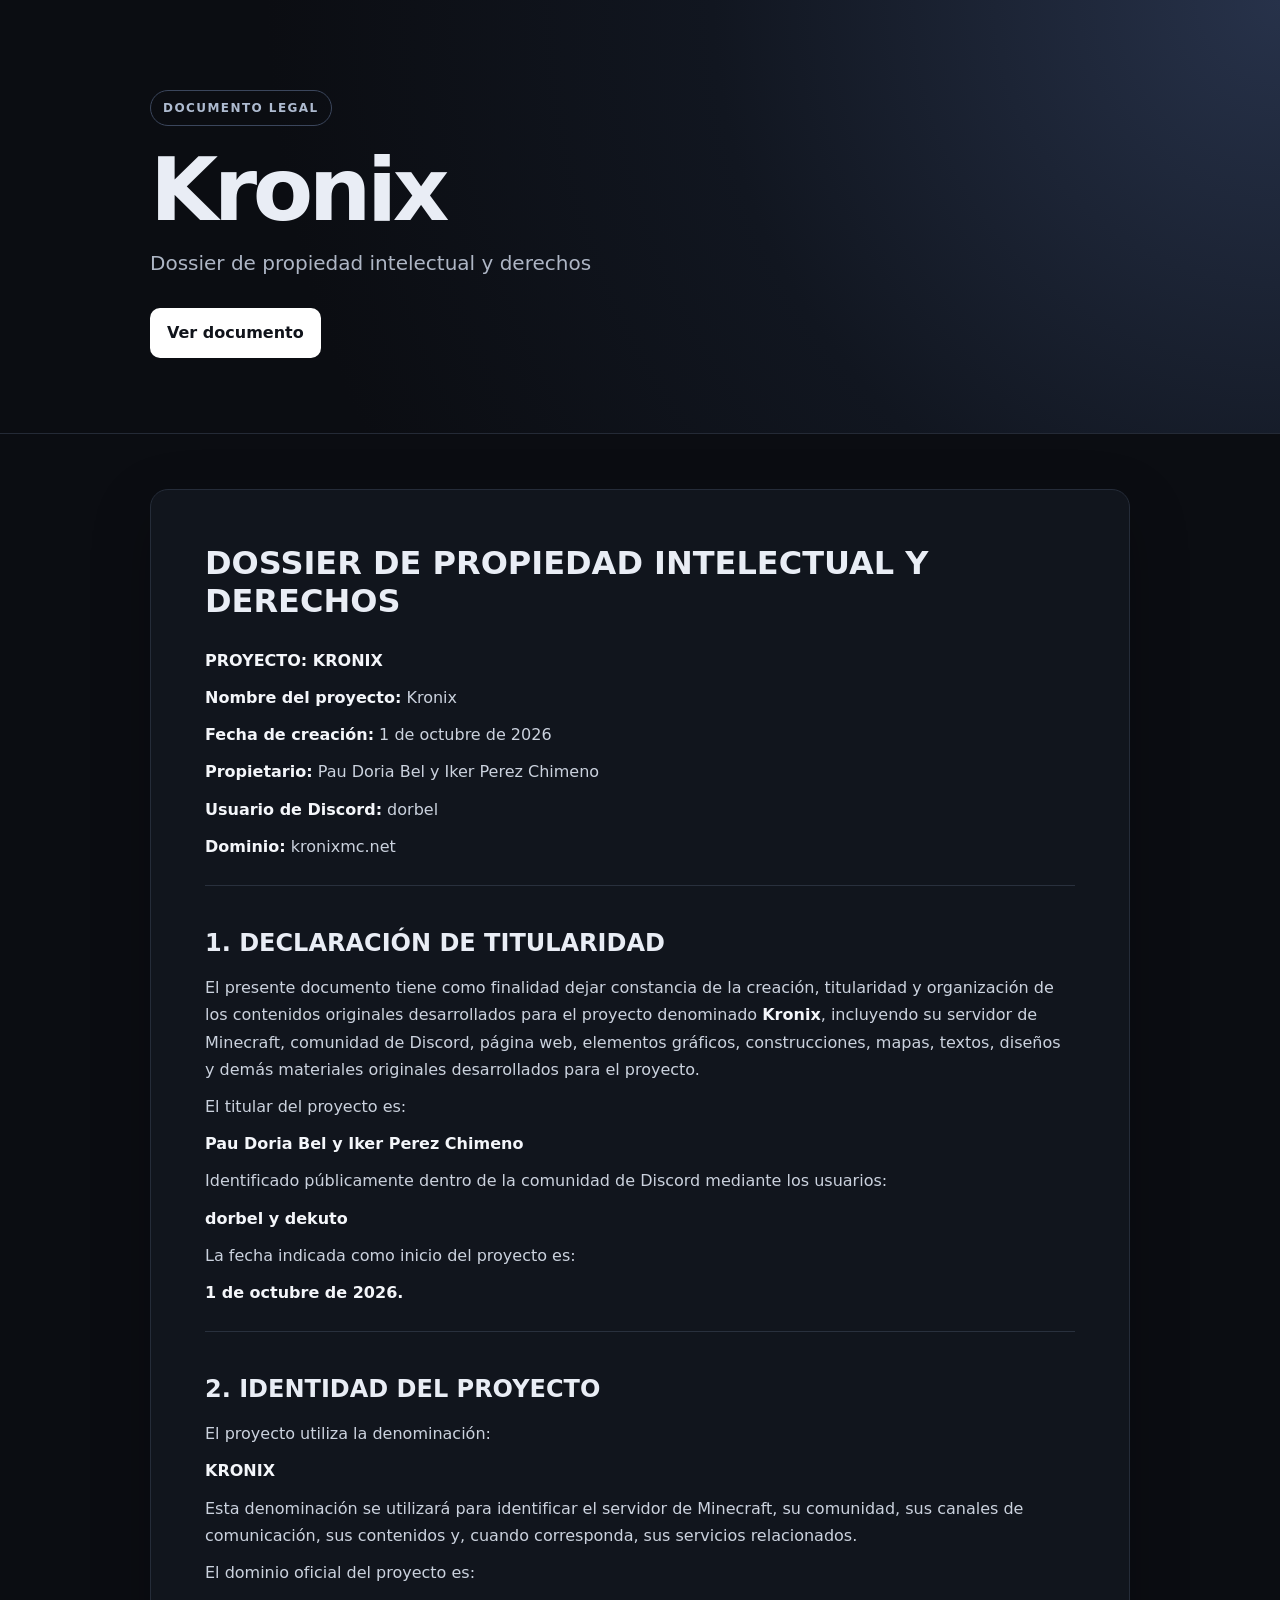
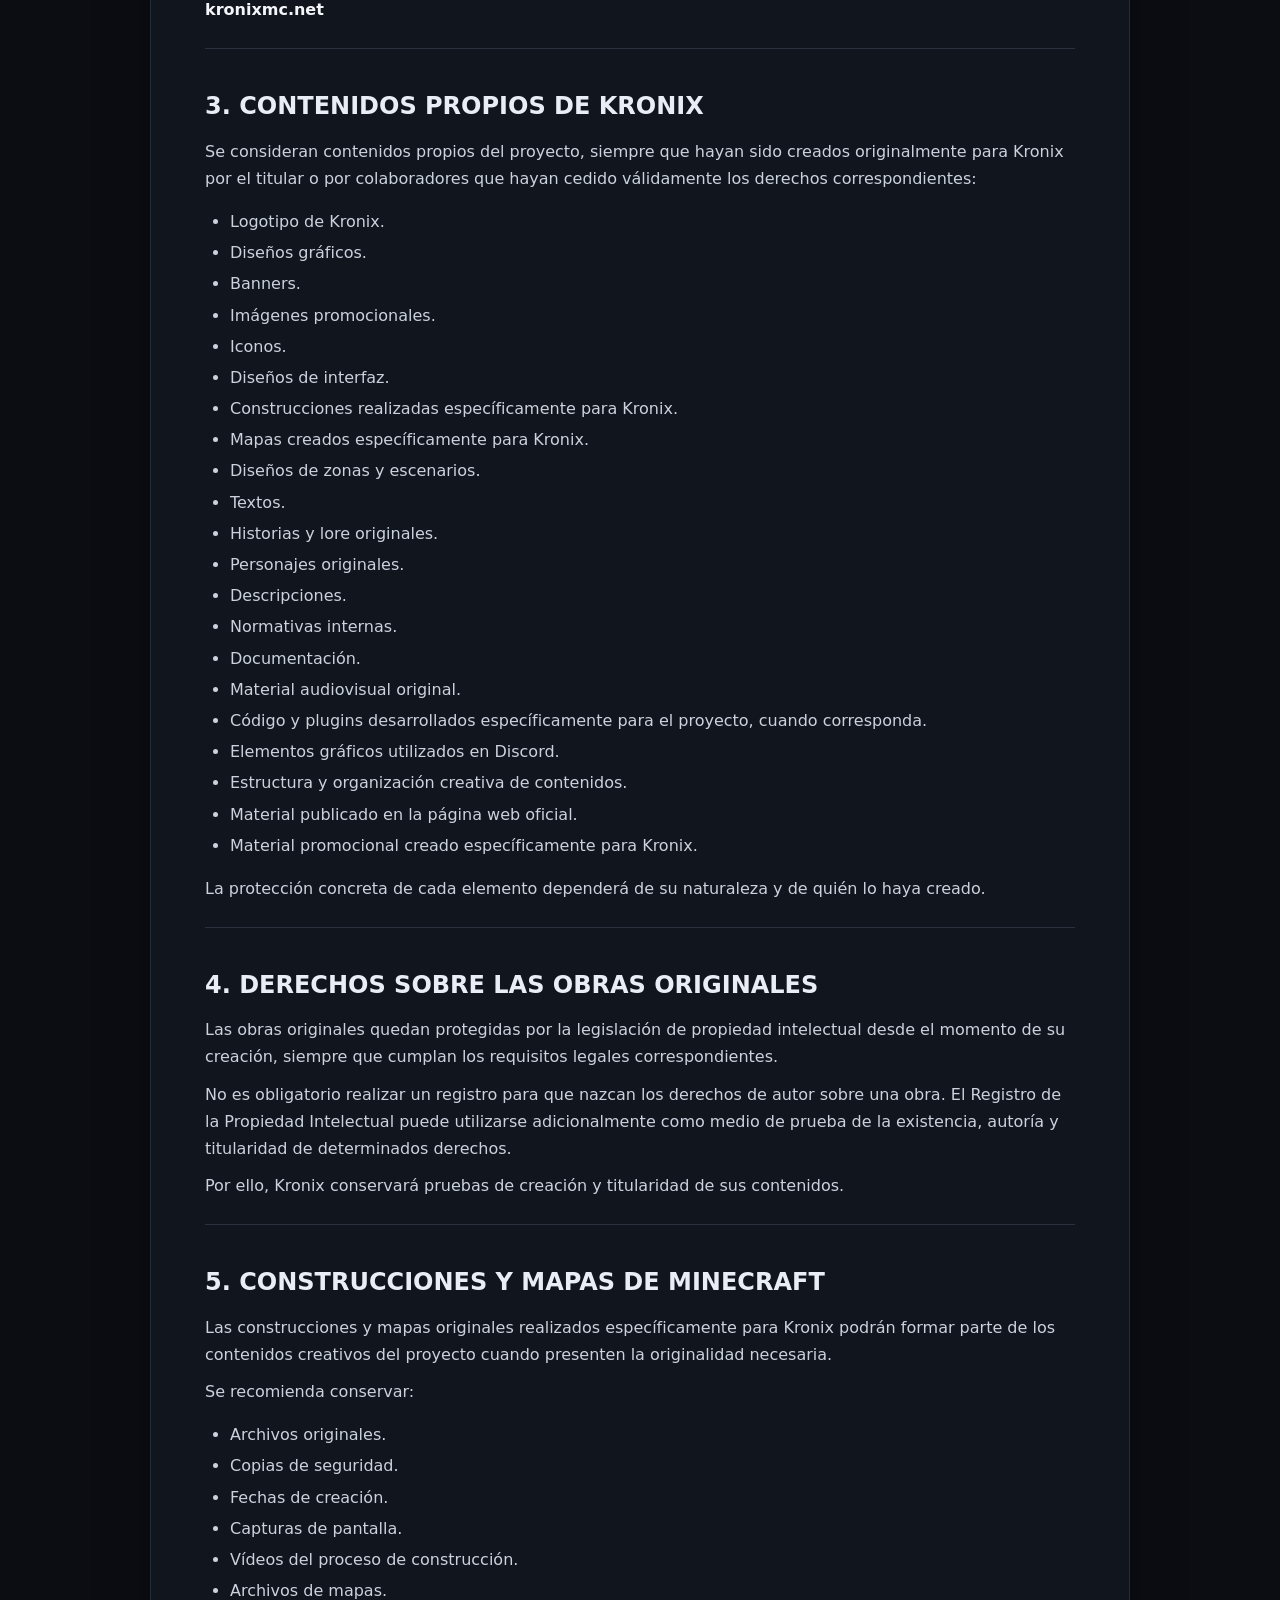
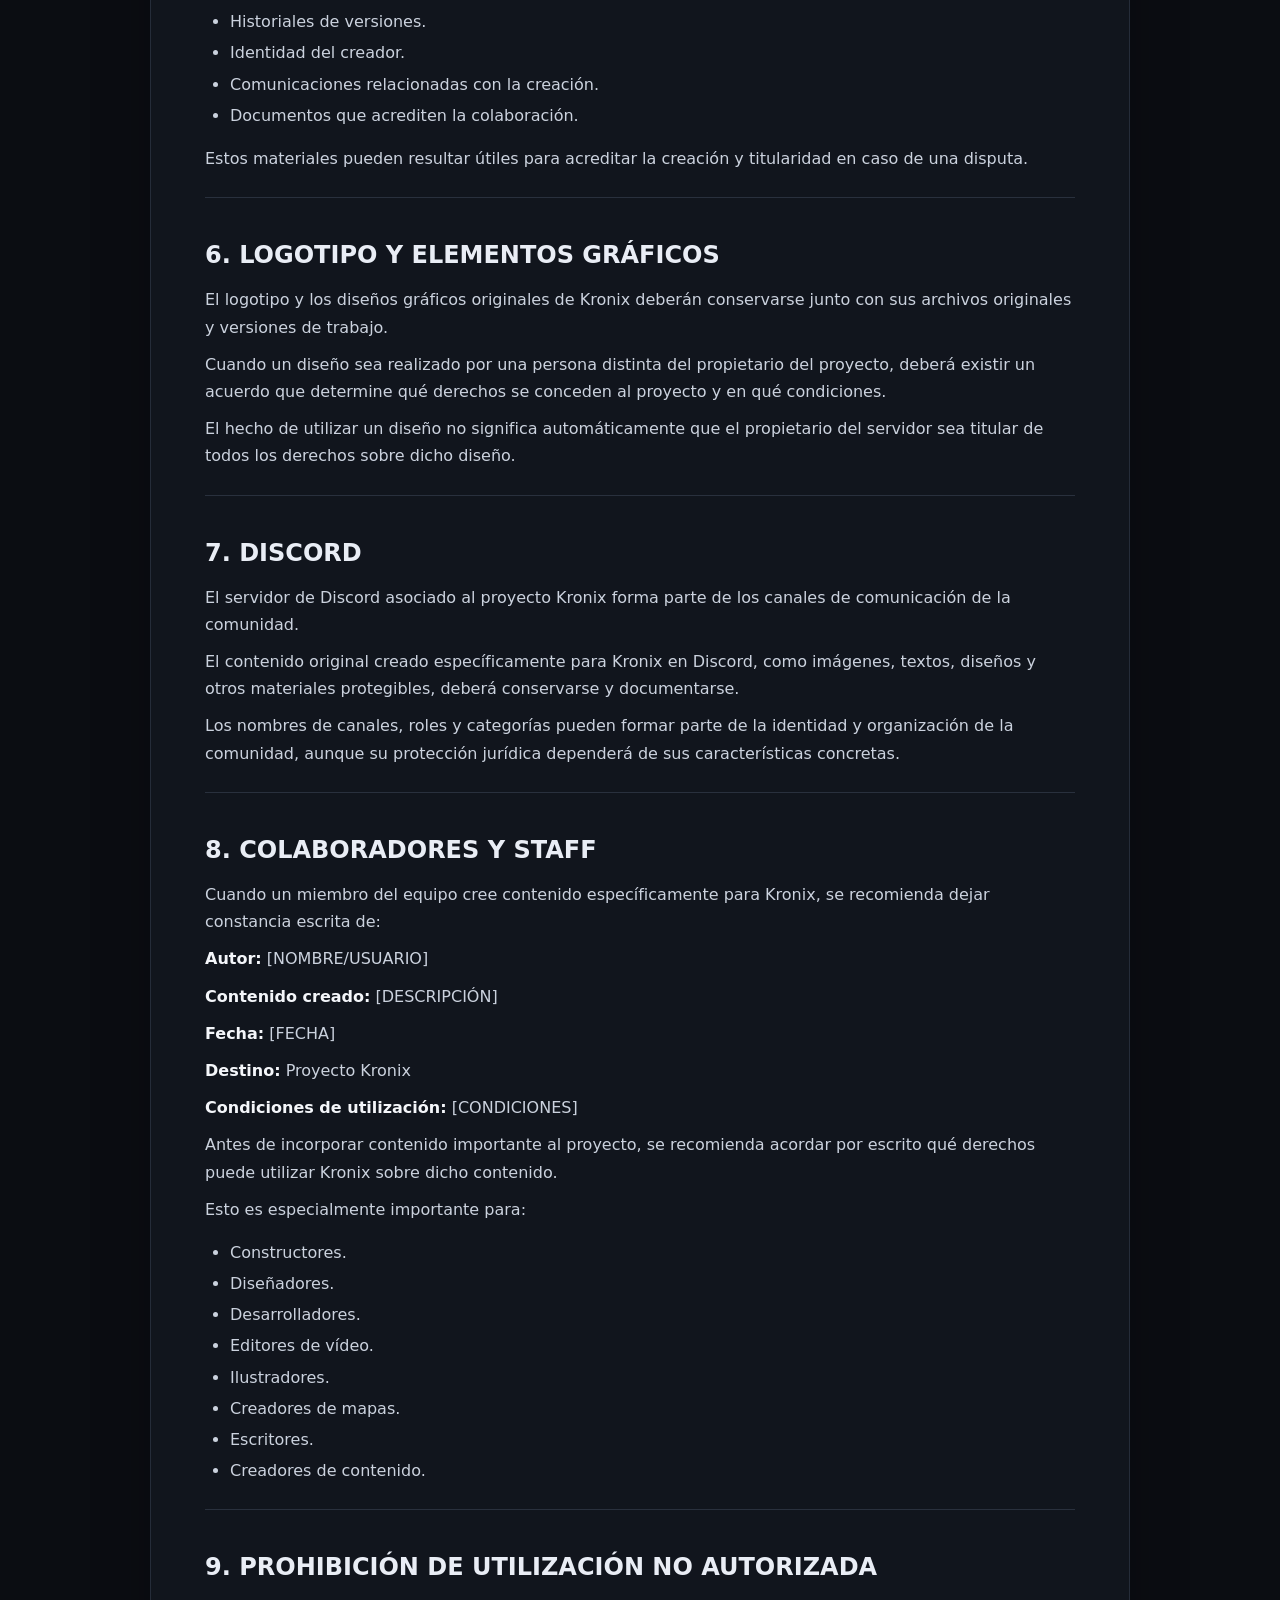
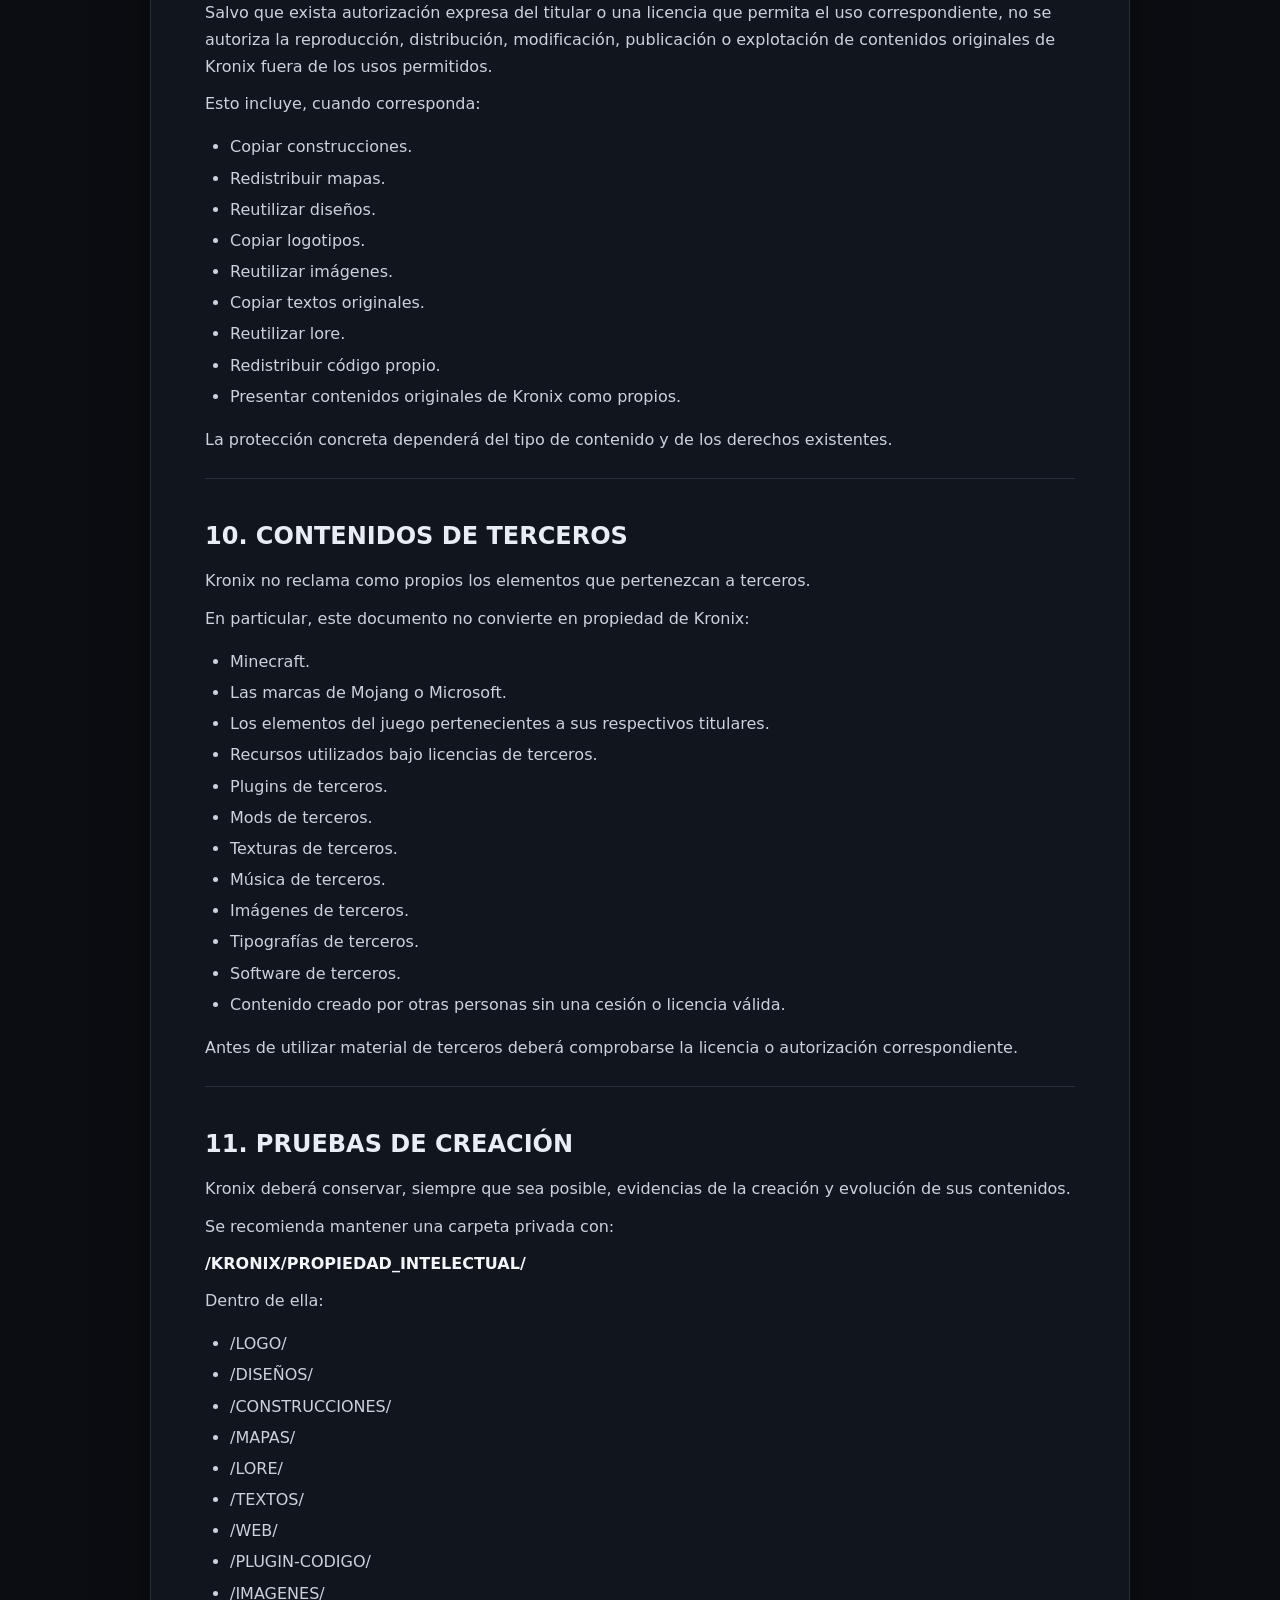
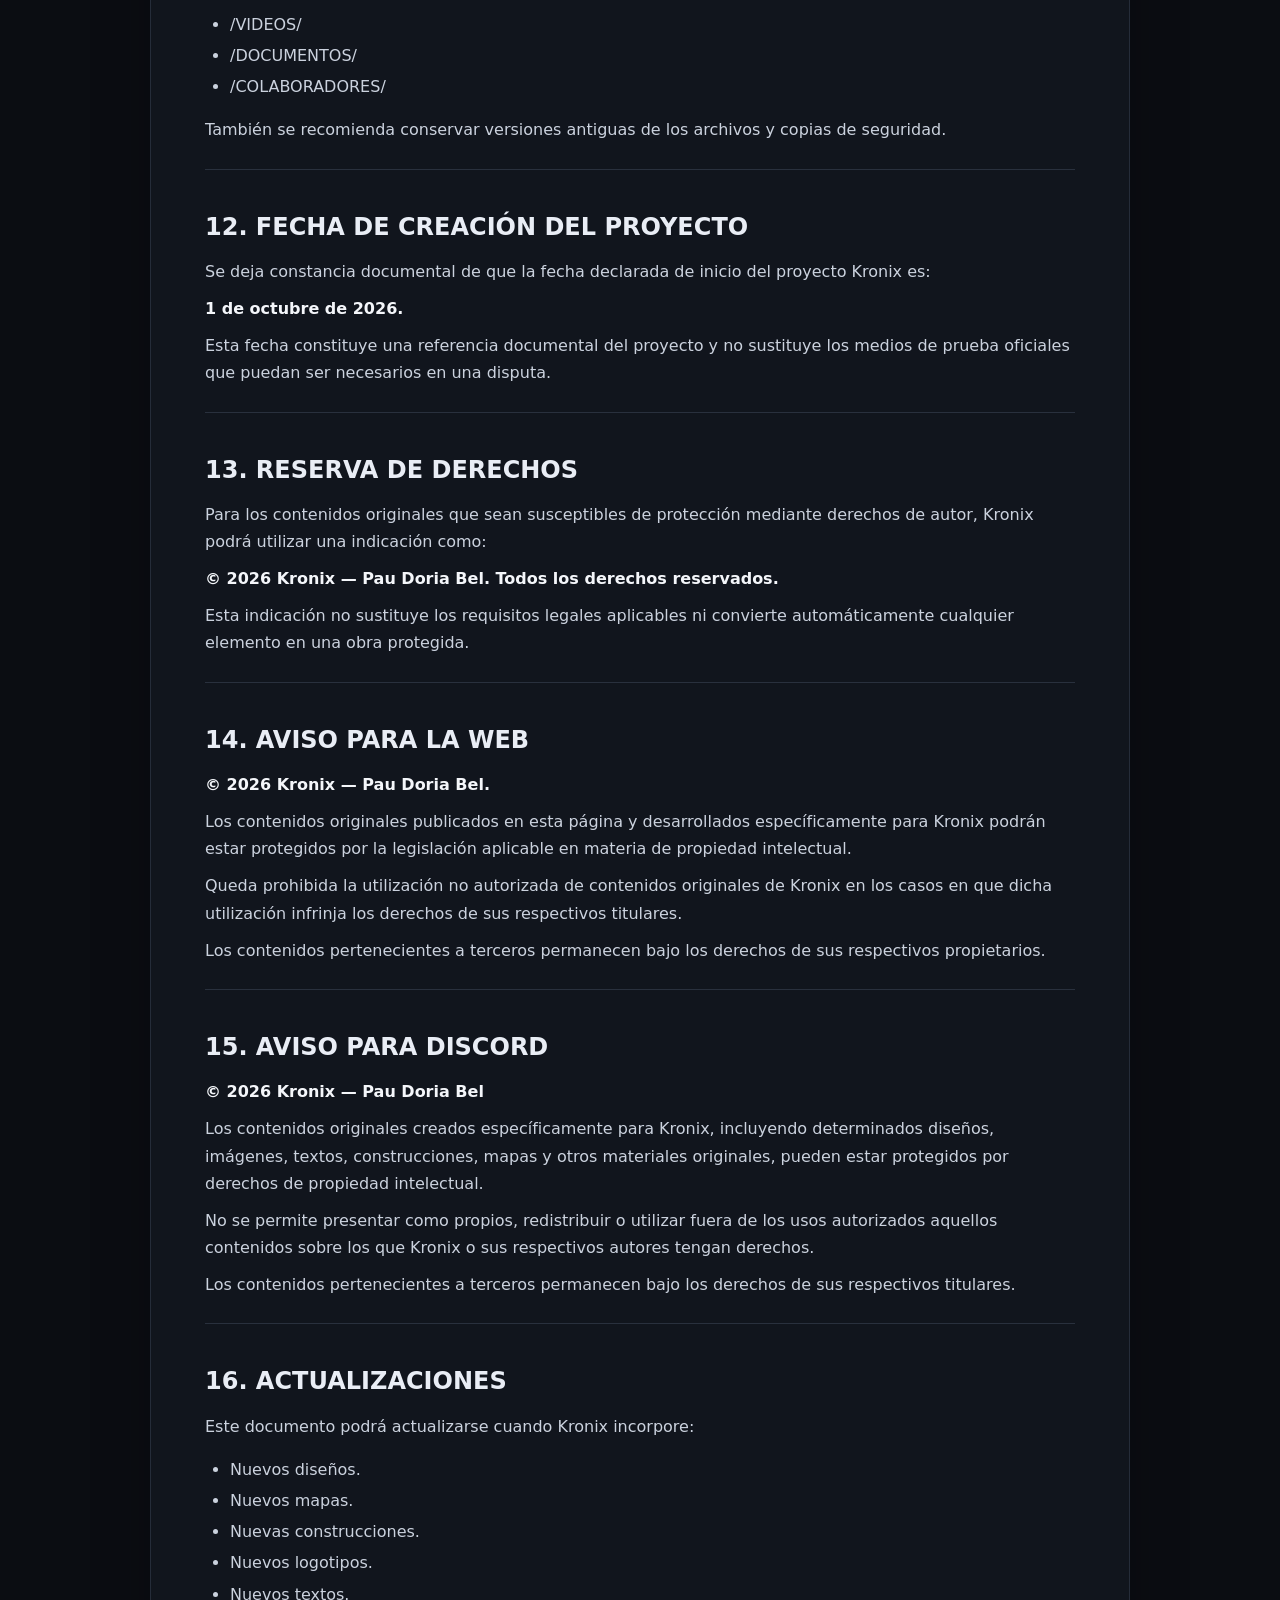
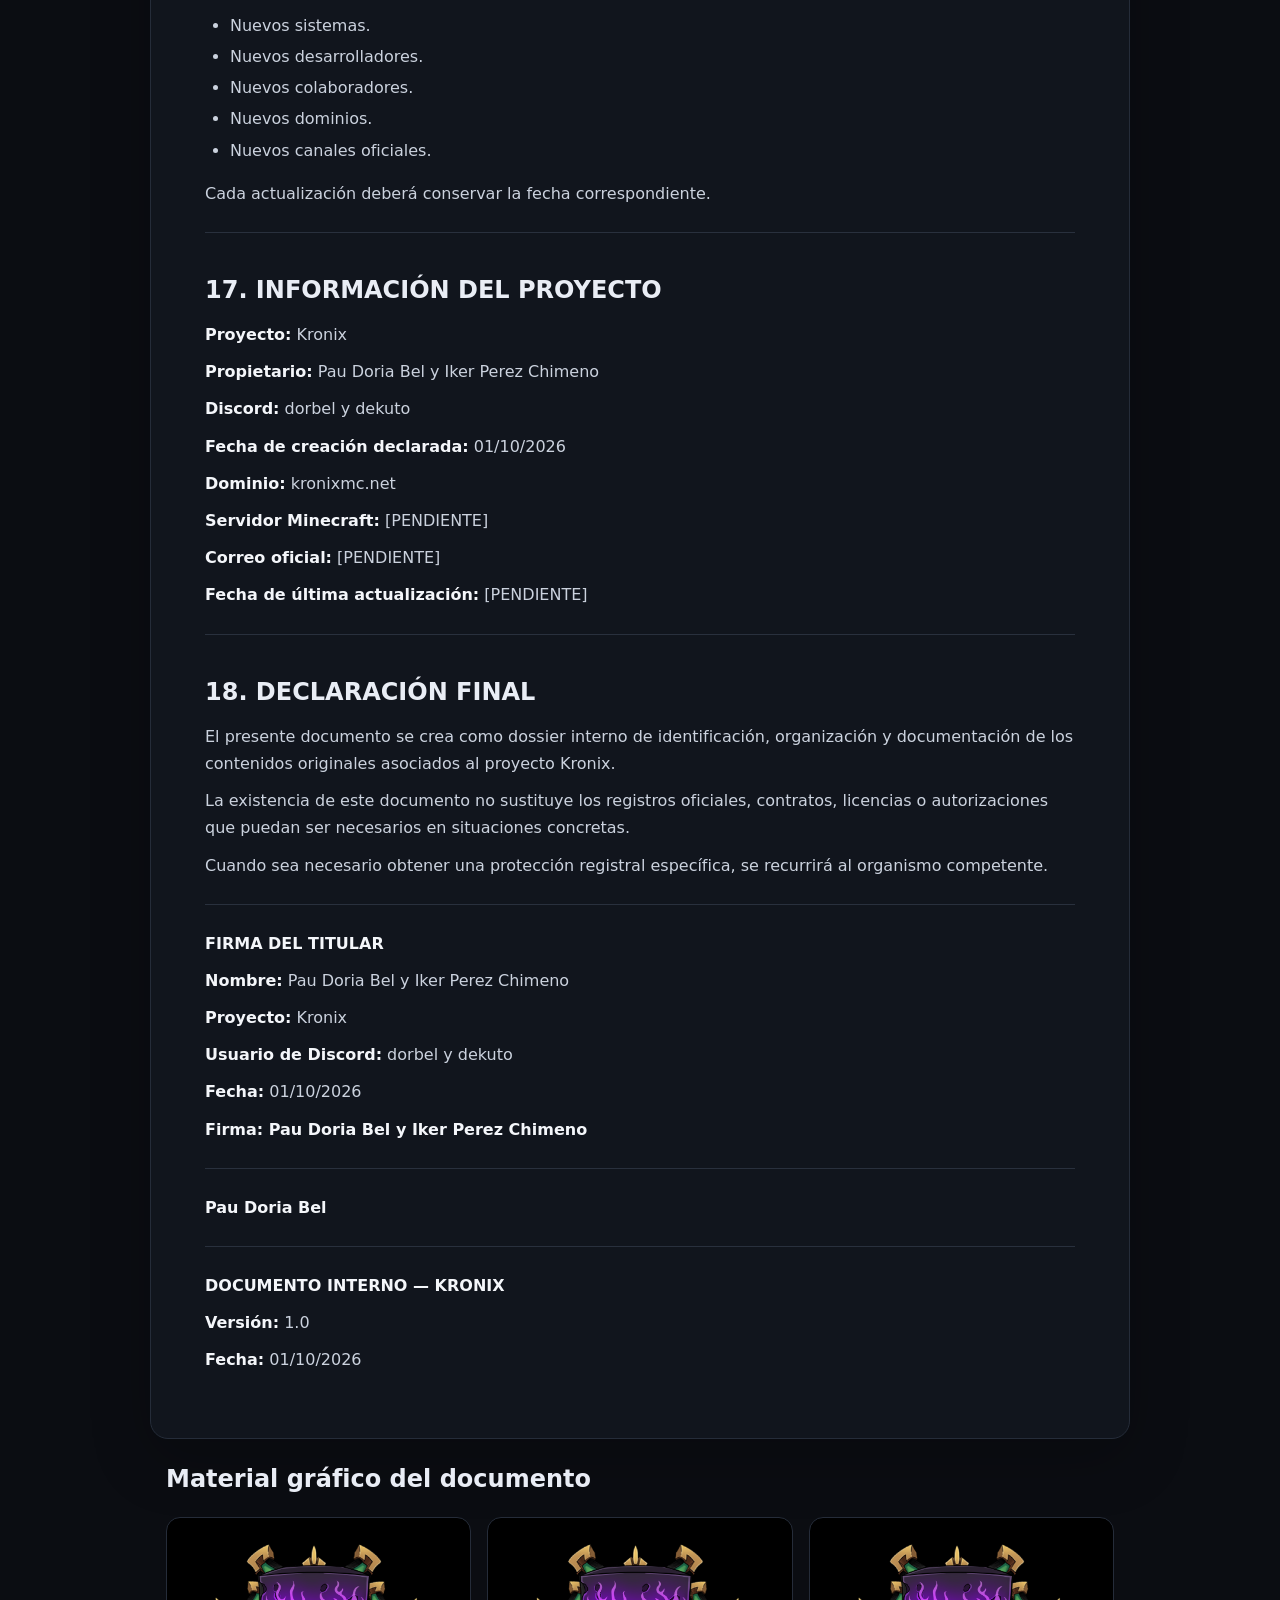
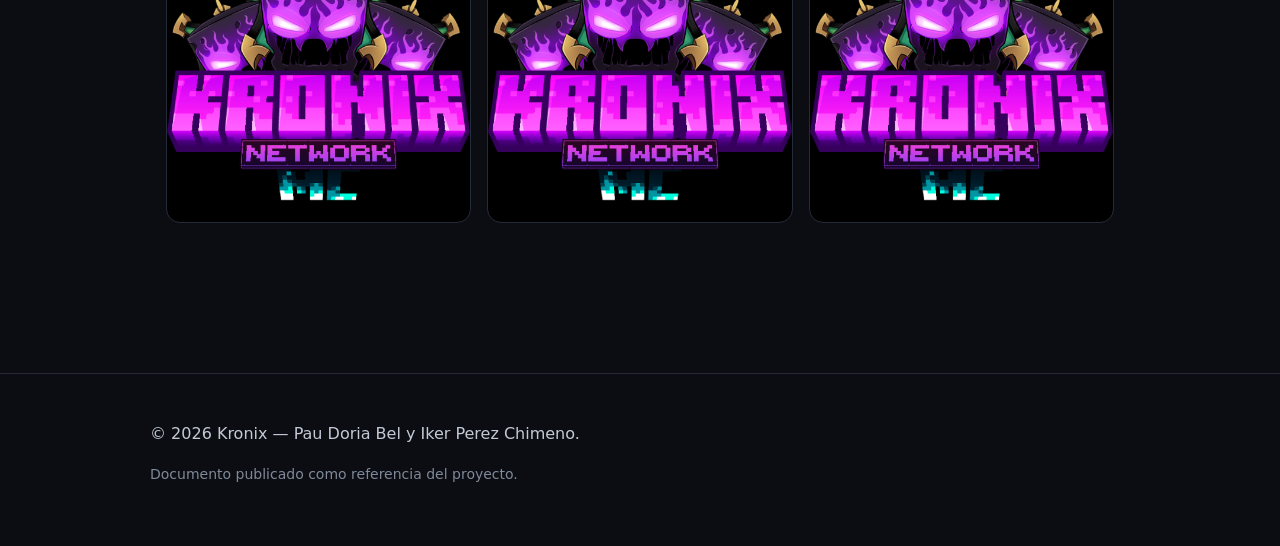
<file: index.html>
<!DOCTYPE html>
<html lang="es">
<head>
  <meta charset="UTF-8">
  <meta name="viewport" content="width=device-width, initial-scale=1.0">

  <title>Kronix — Propiedad Intelectual</title>

  <meta
    name="description"
    content="Dossier de propiedad intelectual y derechos del proyecto Kronix."
  >

  <link rel="stylesheet" href="style.css">
</head>

<body>

  <header class="hero">
    <div class="container">

      <div class="badge">
        DOCUMENTO LEGAL
      </div>

      <h1>Kronix</h1>

      <p>
        Dossier de propiedad intelectual y derechos
      </p>

      <a class="button" href="#documento">
        Ver documento
      </a>

    </div>
  </header>


  <main id="documento" class="container document">

    <article>

      <h1>DOSSIER DE PROPIEDAD INTELECTUAL Y DERECHOS</h1>

      <p>
        <strong>PROYECTO: KRONIX</strong>
      </p>

      <p>
        <strong>Nombre del proyecto:</strong> Kronix
      </p>

      <p>
        <strong>Fecha de creación:</strong> 1 de octubre de 2026
      </p>

      <p>
        <strong>Propietario:</strong> Pau Doria Bel y Iker Perez Chimeno
      </p>

      <p>
        <strong>Usuario de Discord:</strong> dorbel
      </p>

      <p>
        <strong>Dominio:</strong> kronixmc.net
      </p>

      <hr>

      <h2>1. DECLARACIÓN DE TITULARIDAD</h2>

      <p>
        El presente documento tiene como finalidad dejar constancia de la creación,
        titularidad y organización de los contenidos originales desarrollados para
        el proyecto denominado <strong>Kronix</strong>, incluyendo su servidor de
        Minecraft, comunidad de Discord, página web, elementos gráficos,
        construcciones, mapas, textos, diseños y demás materiales originales
        desarrollados para el proyecto.
      </p>

      <p>
        El titular del proyecto es:
      </p>

      <p>
        <strong>Pau Doria Bel y Iker Perez Chimeno</strong>
      </p>

      <p>
        Identificado públicamente dentro de la comunidad de Discord mediante los usuarios:
      </p>

      <p>
        <strong>dorbel y dekuto</strong>
      </p>

      <p>
        La fecha indicada como inicio del proyecto es:
      </p>

      <p>
        <strong>1 de octubre de 2026.</strong>
      </p>

      <hr>

      <h2>2. IDENTIDAD DEL PROYECTO</h2>

      <p>
        El proyecto utiliza la denominación:
      </p>

      <p>
        <strong>KRONIX</strong>
      </p>

      <p>
        Esta denominación se utilizará para identificar el servidor de Minecraft,
        su comunidad, sus canales de comunicación, sus contenidos y, cuando
        corresponda, sus servicios relacionados.
      </p>

      <p>
        El dominio oficial del proyecto es:
      </p>

      <p>
        <strong>kronixmc.net</strong>
      </p>

      <hr>

      <h2>3. CONTENIDOS PROPIOS DE KRONIX</h2>

      <p>
        Se consideran contenidos propios del proyecto, siempre que hayan sido
        creados originalmente para Kronix por el titular o por colaboradores
        que hayan cedido válidamente los derechos correspondientes:
      </p>

      <ul>
        <li>Logotipo de Kronix.</li>
        <li>Diseños gráficos.</li>
        <li>Banners.</li>
        <li>Imágenes promocionales.</li>
        <li>Iconos.</li>
        <li>Diseños de interfaz.</li>
        <li>Construcciones realizadas específicamente para Kronix.</li>
        <li>Mapas creados específicamente para Kronix.</li>
        <li>Diseños de zonas y escenarios.</li>
        <li>Textos.</li>
        <li>Historias y lore originales.</li>
        <li>Personajes originales.</li>
        <li>Descripciones.</li>
        <li>Normativas internas.</li>
        <li>Documentación.</li>
        <li>Material audiovisual original.</li>
        <li>Código y plugins desarrollados específicamente para el proyecto, cuando corresponda.</li>
        <li>Elementos gráficos utilizados en Discord.</li>
        <li>Estructura y organización creativa de contenidos.</li>
        <li>Material publicado en la página web oficial.</li>
        <li>Material promocional creado específicamente para Kronix.</li>
      </ul>

      <p>
        La protección concreta de cada elemento dependerá de su naturaleza y de
        quién lo haya creado.
      </p>

      <hr>

      <h2>4. DERECHOS SOBRE LAS OBRAS ORIGINALES</h2>

      <p>
        Las obras originales quedan protegidas por la legislación de propiedad
        intelectual desde el momento de su creación, siempre que cumplan los
        requisitos legales correspondientes.
      </p>

      <p>
        No es obligatorio realizar un registro para que nazcan los derechos de
        autor sobre una obra. El Registro de la Propiedad Intelectual puede
        utilizarse adicionalmente como medio de prueba de la existencia,
        autoría y titularidad de determinados derechos.
      </p>

      <p>
        Por ello, Kronix conservará pruebas de creación y titularidad de sus contenidos.
      </p>

      <hr>

      <h2>5. CONSTRUCCIONES Y MAPAS DE MINECRAFT</h2>

      <p>
        Las construcciones y mapas originales realizados específicamente para
        Kronix podrán formar parte de los contenidos creativos del proyecto
        cuando presenten la originalidad necesaria.
      </p>

      <p>Se recomienda conservar:</p>

      <ul>
        <li>Archivos originales.</li>
        <li>Copias de seguridad.</li>
        <li>Fechas de creación.</li>
        <li>Capturas de pantalla.</li>
        <li>Vídeos del proceso de construcción.</li>
        <li>Archivos de mapas.</li>
        <li>Historiales de versiones.</li>
        <li>Identidad del creador.</li>
        <li>Comunicaciones relacionadas con la creación.</li>
        <li>Documentos que acrediten la colaboración.</li>
      </ul>

      <p>
        Estos materiales pueden resultar útiles para acreditar la creación y
        titularidad en caso de una disputa.
      </p>

      <hr>

      <h2>6. LOGOTIPO Y ELEMENTOS GRÁFICOS</h2>

      <p>
        El logotipo y los diseños gráficos originales de Kronix deberán
        conservarse junto con sus archivos originales y versiones de trabajo.
      </p>

      <p>
        Cuando un diseño sea realizado por una persona distinta del propietario
        del proyecto, deberá existir un acuerdo que determine qué derechos se
        conceden al proyecto y en qué condiciones.
      </p>

      <p>
        El hecho de utilizar un diseño no significa automáticamente que el
        propietario del servidor sea titular de todos los derechos sobre dicho diseño.
      </p>

      <hr>

      <h2>7. DISCORD</h2>

      <p>
        El servidor de Discord asociado al proyecto Kronix forma parte de los
        canales de comunicación de la comunidad.
      </p>

      <p>
        El contenido original creado específicamente para Kronix en Discord,
        como imágenes, textos, diseños y otros materiales protegibles, deberá
        conservarse y documentarse.
      </p>

      <p>
        Los nombres de canales, roles y categorías pueden formar parte de la
        identidad y organización de la comunidad, aunque su protección jurídica
        dependerá de sus características concretas.
      </p>

      <hr>

      <h2>8. COLABORADORES Y STAFF</h2>

      <p>
        Cuando un miembro del equipo cree contenido específicamente para Kronix,
        se recomienda dejar constancia escrita de:
      </p>

      <p>
        <strong>Autor:</strong> [NOMBRE/USUARIO]
      </p>

      <p>
        <strong>Contenido creado:</strong> [DESCRIPCIÓN]
      </p>

      <p>
        <strong>Fecha:</strong> [FECHA]
      </p>

      <p>
        <strong>Destino:</strong> Proyecto Kronix
      </p>

      <p>
        <strong>Condiciones de utilización:</strong> [CONDICIONES]
      </p>

      <p>
        Antes de incorporar contenido importante al proyecto, se recomienda
        acordar por escrito qué derechos puede utilizar Kronix sobre dicho contenido.
      </p>

      <p>
        Esto es especialmente importante para:
      </p>

      <ul>
        <li>Constructores.</li>
        <li>Diseñadores.</li>
        <li>Desarrolladores.</li>
        <li>Editores de vídeo.</li>
        <li>Ilustradores.</li>
        <li>Creadores de mapas.</li>
        <li>Escritores.</li>
        <li>Creadores de contenido.</li>
      </ul>

      <hr>

      <h2>9. PROHIBICIÓN DE UTILIZACIÓN NO AUTORIZADA</h2>

      <p>
        Salvo que exista autorización expresa del titular o una licencia que
        permita el uso correspondiente, no se autoriza la reproducción,
        distribución, modificación, publicación o explotación de contenidos
        originales de Kronix fuera de los usos permitidos.
      </p>

      <p>Esto incluye, cuando corresponda:</p>

      <ul>
        <li>Copiar construcciones.</li>
        <li>Redistribuir mapas.</li>
        <li>Reutilizar diseños.</li>
        <li>Copiar logotipos.</li>
        <li>Reutilizar imágenes.</li>
        <li>Copiar textos originales.</li>
        <li>Reutilizar lore.</li>
        <li>Redistribuir código propio.</li>
        <li>Presentar contenidos originales de Kronix como propios.</li>
      </ul>

      <p>
        La protección concreta dependerá del tipo de contenido y de los derechos existentes.
      </p>

      <hr>

      <h2>10. CONTENIDOS DE TERCEROS</h2>

      <p>
        Kronix no reclama como propios los elementos que pertenezcan a terceros.
      </p>

      <p>
        En particular, este documento no convierte en propiedad de Kronix:
      </p>

      <ul>
        <li>Minecraft.</li>
        <li>Las marcas de Mojang o Microsoft.</li>
        <li>Los elementos del juego pertenecientes a sus respectivos titulares.</li>
        <li>Recursos utilizados bajo licencias de terceros.</li>
        <li>Plugins de terceros.</li>
        <li>Mods de terceros.</li>
        <li>Texturas de terceros.</li>
        <li>Música de terceros.</li>
        <li>Imágenes de terceros.</li>
        <li>Tipografías de terceros.</li>
        <li>Software de terceros.</li>
        <li>Contenido creado por otras personas sin una cesión o licencia válida.</li>
      </ul>

      <p>
        Antes de utilizar material de terceros deberá comprobarse la licencia
        o autorización correspondiente.
      </p>

      <hr>

      <h2>11. PRUEBAS DE CREACIÓN</h2>

      <p>
        Kronix deberá conservar, siempre que sea posible, evidencias de la
        creación y evolución de sus contenidos.
      </p>

      <p>Se recomienda mantener una carpeta privada con:</p>

      <p><strong>/KRONIX/PROPIEDAD_INTELECTUAL/</strong></p>

      <p>Dentro de ella:</p>

      <ul>
        <li>/LOGO/</li>
        <li>/DISEÑOS/</li>
        <li>/CONSTRUCCIONES/</li>
        <li>/MAPAS/</li>
        <li>/LORE/</li>
        <li>/TEXTOS/</li>
        <li>/WEB/</li>
        <li>/PLUGIN-CODIGO/</li>
        <li>/IMAGENES/</li>
        <li>/VIDEOS/</li>
        <li>/DOCUMENTOS/</li>
        <li>/COLABORADORES/</li>
      </ul>

      <p>
        También se recomienda conservar versiones antiguas de los archivos
        y copias de seguridad.
      </p>

      <hr>

      <h2>12. FECHA DE CREACIÓN DEL PROYECTO</h2>

      <p>
        Se deja constancia documental de que la fecha declarada de inicio
        del proyecto Kronix es:
      </p>

      <p>
        <strong>1 de octubre de 2026.</strong>
      </p>

      <p>
        Esta fecha constituye una referencia documental del proyecto y no
        sustituye los medios de prueba oficiales que puedan ser necesarios
        en una disputa.
      </p>

      <hr>

      <h2>13. RESERVA DE DERECHOS</h2>

      <p>
        Para los contenidos originales que sean susceptibles de protección
        mediante derechos de autor, Kronix podrá utilizar una indicación como:
      </p>

      <p>
        <strong>© 2026 Kronix — Pau Doria Bel. Todos los derechos reservados.</strong>
      </p>

      <p>
        Esta indicación no sustituye los requisitos legales aplicables ni
        convierte automáticamente cualquier elemento en una obra protegida.
      </p>

      <hr>

      <h2>14. AVISO PARA LA WEB</h2>

      <p>
        <strong>© 2026 Kronix — Pau Doria Bel.</strong>
      </p>

      <p>
        Los contenidos originales publicados en esta página y desarrollados
        específicamente para Kronix podrán estar protegidos por la legislación
        aplicable en materia de propiedad intelectual.
      </p>

      <p>
        Queda prohibida la utilización no autorizada de contenidos originales
        de Kronix en los casos en que dicha utilización infrinja los derechos
        de sus respectivos titulares.
      </p>

      <p>
        Los contenidos pertenecientes a terceros permanecen bajo los derechos
        de sus respectivos propietarios.
      </p>

      <hr>

      <h2>15. AVISO PARA DISCORD</h2>

      <p>
        <strong>© 2026 Kronix — Pau Doria Bel</strong>
      </p>

      <p>
        Los contenidos originales creados específicamente para Kronix,
        incluyendo determinados diseños, imágenes, textos, construcciones,
        mapas y otros materiales originales, pueden estar protegidos por
        derechos de propiedad intelectual.
      </p>

      <p>
        No se permite presentar como propios, redistribuir o utilizar fuera
        de los usos autorizados aquellos contenidos sobre los que Kronix o
        sus respectivos autores tengan derechos.
      </p>

      <p>
        Los contenidos pertenecientes a terceros permanecen bajo los derechos
        de sus respectivos titulares.
      </p>

      <hr>

      <h2>16. ACTUALIZACIONES</h2>

      <p>
        Este documento podrá actualizarse cuando Kronix incorpore:
      </p>

      <ul>
        <li>Nuevos diseños.</li>
        <li>Nuevos mapas.</li>
        <li>Nuevas construcciones.</li>
        <li>Nuevos logotipos.</li>
        <li>Nuevos textos.</li>
        <li>Nuevos sistemas.</li>
        <li>Nuevos desarrolladores.</li>
        <li>Nuevos colaboradores.</li>
        <li>Nuevos dominios.</li>
        <li>Nuevos canales oficiales.</li>
      </ul>

      <p>
        Cada actualización deberá conservar la fecha correspondiente.
      </p>

      <hr>

      <h2>17. INFORMACIÓN DEL PROYECTO</h2>

      <p><strong>Proyecto:</strong> Kronix</p>
      <p><strong>Propietario:</strong> Pau Doria Bel y Iker Perez Chimeno</p>
      <p><strong>Discord:</strong> dorbel y dekuto</p>
      <p><strong>Fecha de creación declarada:</strong> 01/10/2026</p>
      <p><strong>Dominio:</strong> kronixmc.net</p>
      <p><strong>Servidor Minecraft:</strong> [PENDIENTE]</p>
      <p><strong>Correo oficial:</strong> [PENDIENTE]</p>
      <p><strong>Fecha de última actualización:</strong> [PENDIENTE]</p>

      <hr>

      <h2>18. DECLARACIÓN FINAL</h2>

      <p>
        El presente documento se crea como dossier interno de identificación,
        organización y documentación de los contenidos originales asociados
        al proyecto Kronix.
      </p>

      <p>
        La existencia de este documento no sustituye los registros oficiales,
        contratos, licencias o autorizaciones que puedan ser necesarios en
        situaciones concretas.
      </p>

      <p>
        Cuando sea necesario obtener una protección registral específica,
        se recurrirá al organismo competente.
      </p>

      <hr>

      <p><strong>FIRMA DEL TITULAR</strong></p>

      <p>
        <strong>Nombre:</strong> Pau Doria Bel y Iker Perez Chimeno
      </p>

      <p>
        <strong>Proyecto:</strong> Kronix
      </p>

      <p>
        <strong>Usuario de Discord:</strong> dorbel y dekuto
      </p>

      <p>
        <strong>Fecha:</strong> 01/10/2026
      </p>

      <p>
        <strong>Firma: Pau Doria Bel y Iker Perez Chimeno</strong>
      </p>

      <hr>

      <p>
        <strong>Pau Doria Bel</strong>
      </p>

      <hr>

      <p>
        <strong>DOCUMENTO INTERNO — KRONIX</strong>
      </p>

      <p>
        <strong>Versión:</strong> 1.0
      </p>

      <p>
        <strong>Fecha:</strong> 01/10/2026
      </p>

    </article>

    <section class="gallery" aria-label="Imágenes del documento">

      <h2>Material gráfico del documento</h2>

      <div class="gallery-grid">
        <img src="assets/wps1.png" alt="Imagen 1 de Kronix">
        <img src="assets/wps2.png" alt="Imagen 2 de Kronix">
        <img src="assets/wps3.png" alt="Imagen 3 de Kronix">
      </div>

    </section>

  </main>


  <footer>

    <div class="container">

      <p>
        © 2026 Kronix — Pau Doria Bel y Iker Perez Chimeno.
      </p>

      <p class="muted">
        Documento publicado como referencia del proyecto.
      </p>

    </div>

  </footer>

</body>
</html>
</file>
<file: style.css>
*{box-sizing:border-box}html{scroll-behavior:smooth}
body{margin:0;font-family:Inter,system-ui,-apple-system,"Segoe UI",sans-serif;background:#0b0d12;color:#e9edf5;line-height:1.7}
.container{width:min(980px,calc(100% - 32px));margin:auto}
.hero{padding:90px 0 75px;background:radial-gradient(circle at top right,#27324a,#111620 42%,#0b0d12 75%);border-bottom:1px solid #242a36}
.badge{display:inline-block;padding:7px 12px;border:1px solid #3b465c;border-radius:999px;color:#aebbd0;font-size:12px;font-weight:700;letter-spacing:.12em}
.hero h1{font-size:clamp(48px,9vw,88px);line-height:1;margin:20px 0 12px;letter-spacing:-.05em}
.hero p{font-size:20px;color:#aeb6c5;margin:0 0 28px}
.button{display:inline-block;padding:11px 17px;border-radius:10px;background:#fff;color:#10131a;text-decoration:none;font-weight:700}
.document{padding:55px 0 80px}article{background:#11151d;border:1px solid #252c39;border-radius:18px;padding:clamp(24px,5vw,54px);box-shadow:0 20px 60px #00000038}
article h1{font-size:32px;line-height:1.2;margin-top:0}article h2{font-size:24px;line-height:1.3;margin:42px 0 15px}
article p{color:#cbd2de;margin:10px 0}article strong{color:#f4f6fa}
article ul{color:#cbd2de;padding-left:25px}article li{margin:4px 0}
hr{border:0;border-top:1px solid #29303d;margin:25px 0}
.image-note{margin:18px 0;padding:14px;border:1px dashed #3a4352;border-radius:10px;color:#98a3b5;background:#0e1218}
footer{border-top:1px solid #242a36;padding:30px 0 45px;color:#c3cad6}.muted{color:#7f8999!important;font-size:14px}
@media(max-width:600px){.hero{padding:65px 0 55px}.document{padding:28px 0 50px}article{border-radius:12px;padding:22px}}

.gallery{width:min(980px,calc(100% - 32px));margin:0 auto 70px}
.gallery h2{font-size:24px;margin-bottom:18px}
.gallery-grid{display:grid;grid-template-columns:repeat(3,1fr);gap:16px}
.gallery-grid img{display:block;width:100%;height:auto;border:1px solid #252c39;border-radius:14px;background:#000}
@media(max-width:700px){.gallery-grid{grid-template-columns:1fr}}
</file>
